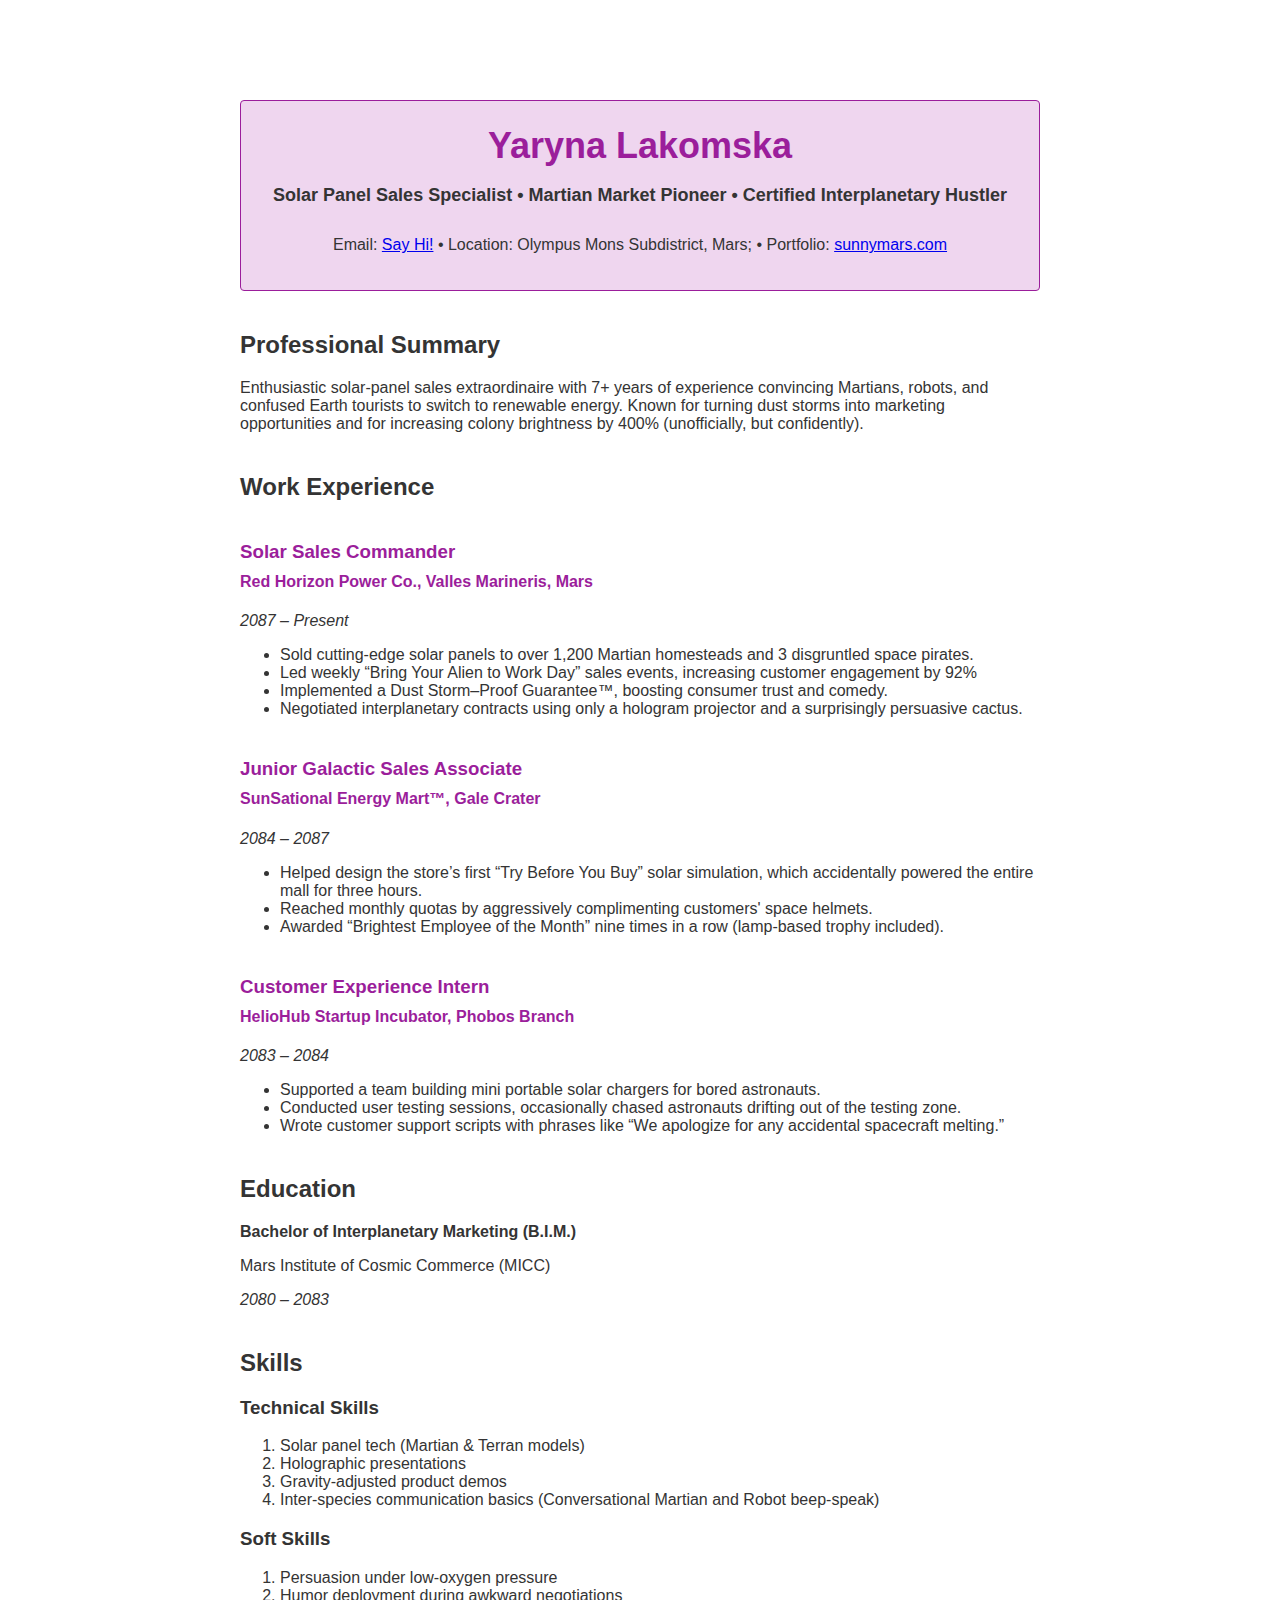
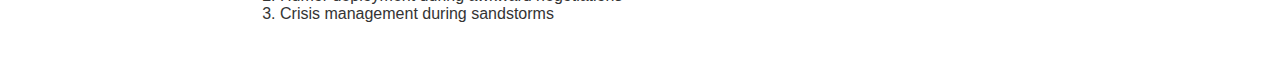
<file: index.html>
<!DOCTYPE html>
<html lang="en">
  <head>
    <meta charset="UTF-8" />
    <meta name="viewport" content="width=device-width, initial-scale=1.0" />
    <title>My resume</title>
  </head>
  <body
    style="
      width: 800px;
      margin: 100px auto 0px;
      font-family: Arial, Helvetica, sans-serif;
      color: #343434;
    "
  >
    <div
      style="
        background-color: #efd6ef;
        border-style: solid;
        border-radius: 4px;
        border-width: 1px;
        border-color: #9b1e9b;
        padding: 0px 20px 20px 20px;
        text-align: center;
        margin-bottom: 40px;
      "
    >
      <h1
        style="
          font-size: 36px;
          color: #9b1e9b;
          padding: 0px 0px 0px 0px;
          margin-bottom: 0px;
        "
      >
        Yaryna Lakomska
      </h1>

      <p style="font-size: 18px; font-weight: 600; margin-bottom: 30px">
        Solar Panel Sales Specialist • Martian Market Pioneer • Certified
        Interplanetary Hustler
      </p>

      <p>
        Email: <a href="mailto:larina616@gmail.com">Say Hi!</a> • Location:
        Olympus Mons Subdistrict, Mars; • Portfolio:
        <a href="https://science.nasa.gov/mars/" target="_blank">sunnymars.com</a>
      </p>
    </div>

    <div style="margin-bottom: 40px">
      <h2>Professional Summary</h2>
      <p>
        Enthusiastic solar-panel sales extraordinaire with 7+ years of
        experience convincing Martians, robots, and confused Earth tourists to
        switch to renewable energy. Known for turning dust storms into marketing
        opportunities and for increasing colony brightness by 400%
        (unofficially, but confidently).
      </p>
    </div>

    <div style="margin-bottom: 40px">
      <h2>Work Experience</h2>

      <h3 style="color: #9b1e9b; margin: 40px 0px 0px 0px">
        Solar Sales Commander
      </h3>

      <h4 style="color: #9b1e9b; margin-top: 10px">
        Red Horizon Power Co., Valles Marineris, Mars
      </h4>

      <p style="font-style: italic">2087 – Present</p>
      <ul>
        <li>
          Sold cutting-edge solar panels to over 1,200 Martian homesteads and 3
          disgruntled space pirates.
        </li>
        <li>
          Led weekly “Bring Your Alien to Work Day” sales events, increasing
          customer engagement by 92%
        </li>
        <li>
          Implemented a Dust Storm–Proof Guarantee™, boosting consumer trust and
          comedy.
        </li>
        <li>
          Negotiated interplanetary contracts using only a hologram projector
          and a surprisingly persuasive cactus.
        </li>
      </ul>

      <h3 style="color: #9b1e9b; margin: 40px 0px 0px 0px">
        Junior Galactic Sales Associate
      </h3>

      <h4 style="color: #9b1e9b; margin-top: 10px">
        SunSational Energy Mart™, Gale Crater
      </h4>

      <p style="font-style: italic">2084 – 2087</p>
      <ul>
        <li>
          Helped design the store’s first “Try Before You Buy” solar simulation,
          which accidentally powered the entire mall for three hours.
        </li>
        <li>
          Reached monthly quotas by aggressively complimenting customers' space
          helmets.
        </li>
        <li>
          Awarded “Brightest Employee of the Month” nine times in a row
          (lamp-based trophy included).
        </li>
      </ul>

      <h3 style="color: #9b1e9b; margin: 40px 0px 0px 0px">
        Customer Experience Intern
      </h3>

      <h4 style="color: #9b1e9b; margin-top: 10px">
        HelioHub Startup Incubator, Phobos Branch
      </h4>

      <p style="font-style: italic">2083 – 2084</p>

      <ul>
        <li>
          Supported a team building mini portable solar chargers for bored
          astronauts.
        </li>
        <li>
          Conducted user testing sessions, occasionally chased astronauts
          drifting out of the testing zone.
        </li>
        <li>
          Wrote customer support scripts with phrases like “We apologize for any
          accidental spacecraft melting.”
        </li>
      </ul>
    </div>

    <div style="margin-bottom: 40px">
      <h2>Education</h2>
      <p style="font-weight: 600">
        Bachelor of Interplanetary Marketing (B.I.M.)
      </p>
      <p>Mars Institute of Cosmic Commerce (MICC)</p>
      <p style="font-style: italic">2080 – 2083</p>
    </div>

    <div style="margin-bottom: 40px">
      <h2>Skills</h2>
      <h3>Technical Skills</h3>
      <ol>
        <li>Solar panel tech (Martian & Terran models)</li>
        <li>Holographic presentations</li>
        <li>Gravity-adjusted product demos</li>
        <li>
          Inter-species communication basics (Conversational Martian and Robot
          beep-speak)
        </li>
      </ol>
      <h3>Soft Skills</h3>
      <ol>
        <li>Persuasion under low-oxygen pressure</li>
        <li>Humor deployment during awkward negotiations</li>
        <li>Crisis management during sandstorms</li>
      </ol>
    </div>
  </body>
</html>
</file>
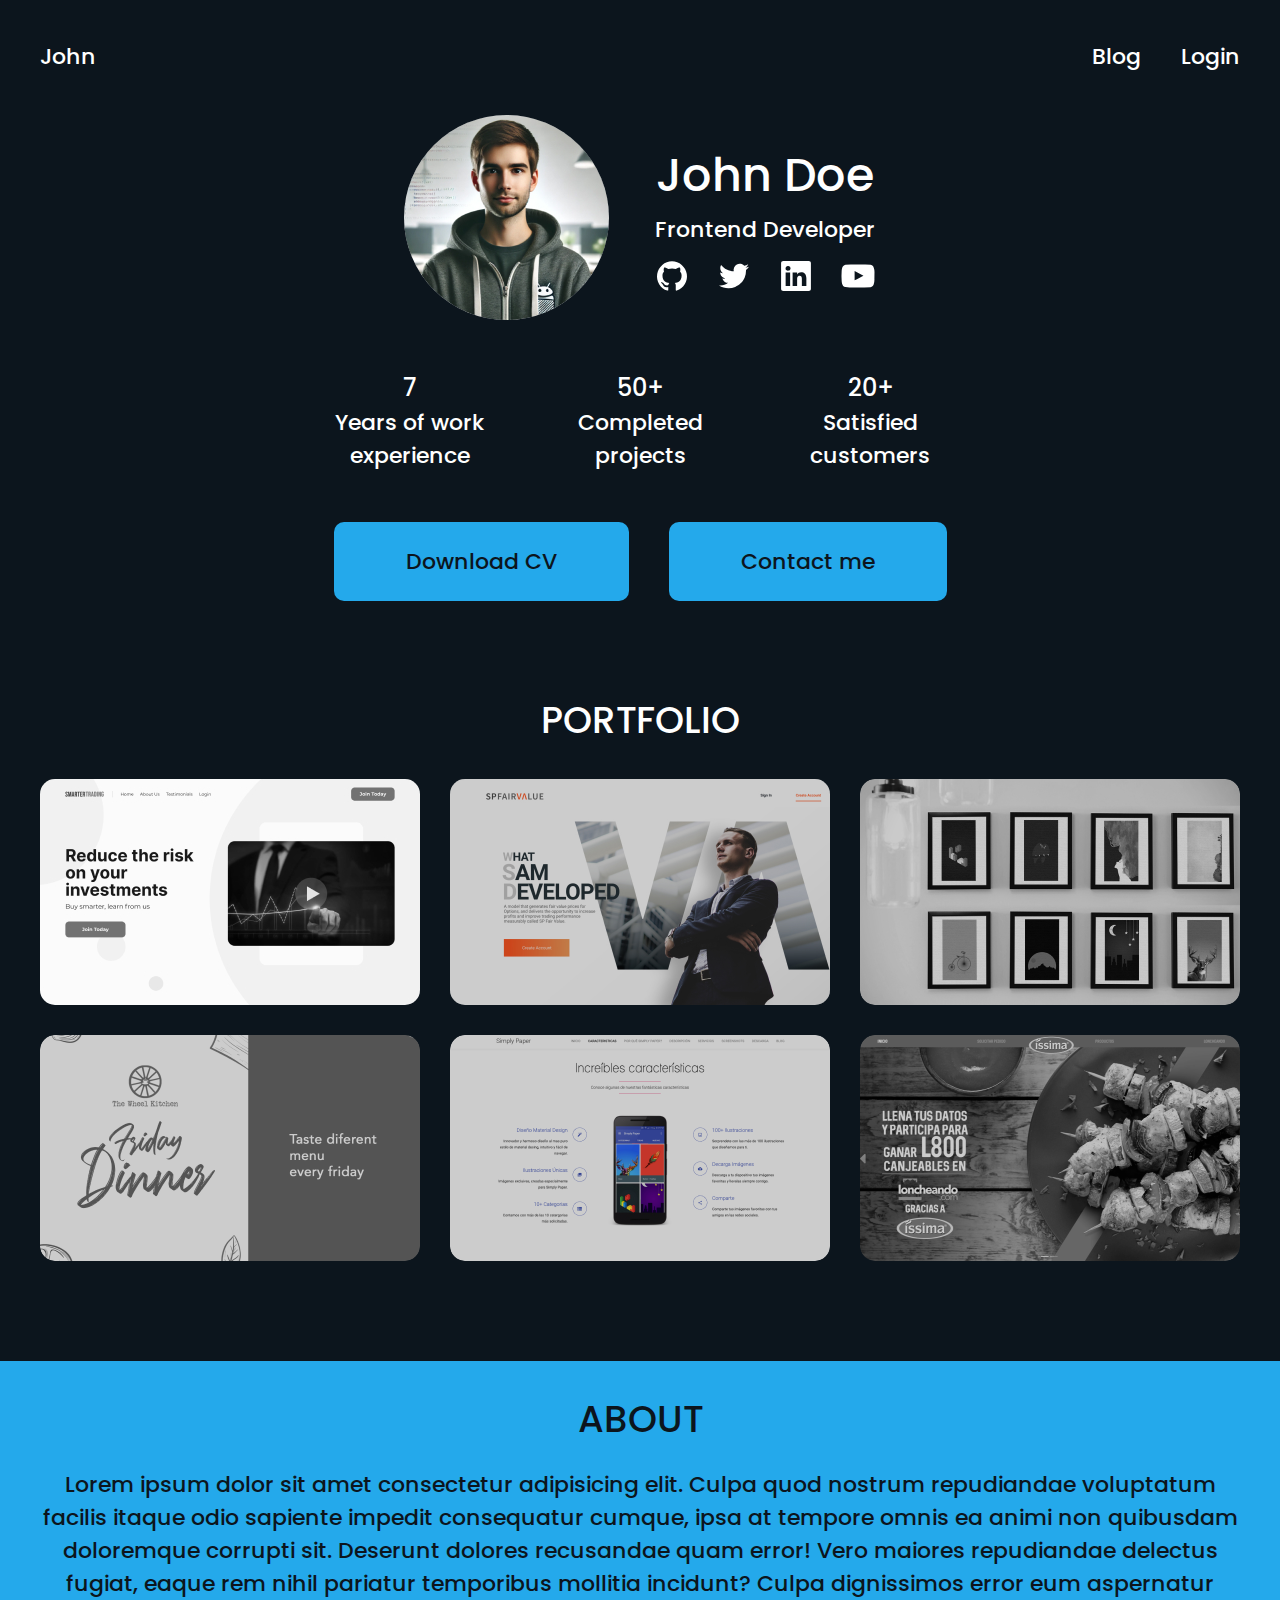
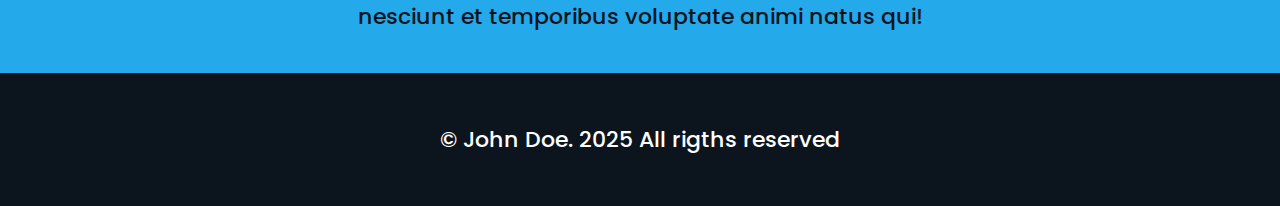
<file: portfolio/index.html>
<!DOCTYPE html>
<html lang="en">

<head>
	<meta charset="UTF-8">
	<meta name="viewport" content="width=device-width, initial-scale=1.0">
	<link rel="preconnect" href="https://fonts.googleapis.com">
	<link rel="preconnect" href="https://fonts.gstatic.com" crossorigin>
	<link
		href="https://fonts.googleapis.com/css2?family=Poppins:ital,wght@0,100;0,200;0,300;0,400;0,500;0,600;0,700;0,800;0,900;1,100;1,200;1,300;1,400;1,500;1,600;1,700;1,800;1,900&display=swap"
		rel="stylesheet">
	<link rel="stylesheet" href="css/styles.css">
	<title>Portfolio</title>
</head>

<body>
	<header class="header">
		<div class="container header-container clearfix">
			<a class="header-logo" href="#">John</a>
			<ul class="header-list">
				<li class="header-item">
					<a class="header-link" href="#">Blog</a>
				</li>
				<li class="header-item">
					<a class="header-link" href="#">Login</a>
				</li>
			</ul>
		</div>
	</header>

	<main>
		<section class="hero">
			<div class="container-hero">
				<div class="hero-item">
					<img class="photo" src="img/image-2.jpg" alt="Profile image">
				</div>
				<div class="hero-item">
					<h1>John Doe</h1>
					<p class="job_title">Frontend Developer</p>
					<div class="social-media">
						<a href="#" target="_blank"><img src="img/github.svg" alt="github"></a>
						<a href="#" target="_blank"><img src="img/twitter.svg" alt="twitter"></a>
						<a href="#" target="_blank"><img src="img/linkedin.svg" alt="linkedin"></a>
						<a href="#" target="_blank"><img src="img/youtube.svg" alt="youtube"></a>
					</div>
				</div>
			</div>

			<div class="container-experience">
				<div class="experience">
					<p class="numbers">7</p>
					<p class="description">Years of work experience</p>
				</div>
				<div class="experience">
					<p class="numbers">50+</p>
					<p class="description">Completed projects</p>
				</div>
				<div class="experience">
					<p class="numbers">20+</p>
					<p class="description">Satisfied customers</p>
				</div>
			</div>

			<div class="container-cta">
				<a href="#" target="_blank" class="cta">Download CV</a>
				<a href="#" target="_blank" class="cta">Contact me</a>
			</div>
		</section>

		<section class="portfolio">
			<div class="container">
				<h2 class="portfolio-title title">Portfolio</h2>

				<div class="portfolio-cards clearfix">
					<div class="portfolio-card">
						<img src="img/image-1.jpg" alt="content image">
					</div>

					<div class="portfolio-card">
						<img src="img/case2.jpg" alt="content image">
					</div>

					<div class="portfolio-card">
						<img src="img/case3.png" alt="content image">
					</div>

					<div class="portfolio-card">
						<img src="img/case4.png" alt="content image">
					</div>

					<div class="portfolio-card">
						<img src="img/case5.png" alt="content image">
					</div>

					<div class="portfolio-card">
						<img src="img/case6.png" alt="content image">
					</div>
				</div>
			</div>
		</section>

		<section class="about">
			<div class="container-about">
				<h2 class="about-title title">About</h2>
				<p class="container about-description">Lorem ipsum dolor sit amet consectetur adipisicing elit. Culpa quod nostrum repudiandae voluptatum facilis itaque odio sapiente impedit consequatur cumque, ipsa at tempore omnis ea animi non quibusdam doloremque corrupti sit. Deserunt dolores recusandae quam error! Vero maiores repudiandae delectus fugiat, eaque rem nihil pariatur temporibus mollitia incidunt? Culpa dignissimos error eum aspernatur nesciunt et temporibus voluptate animi natus qui!</p>
			</div>
		</section>
	</main>

	<footer class="footer">
		<p class="container-footer">© John Doe. 2025 All rigths reserved</p>
	</footer>
</body>

</html>
</file>
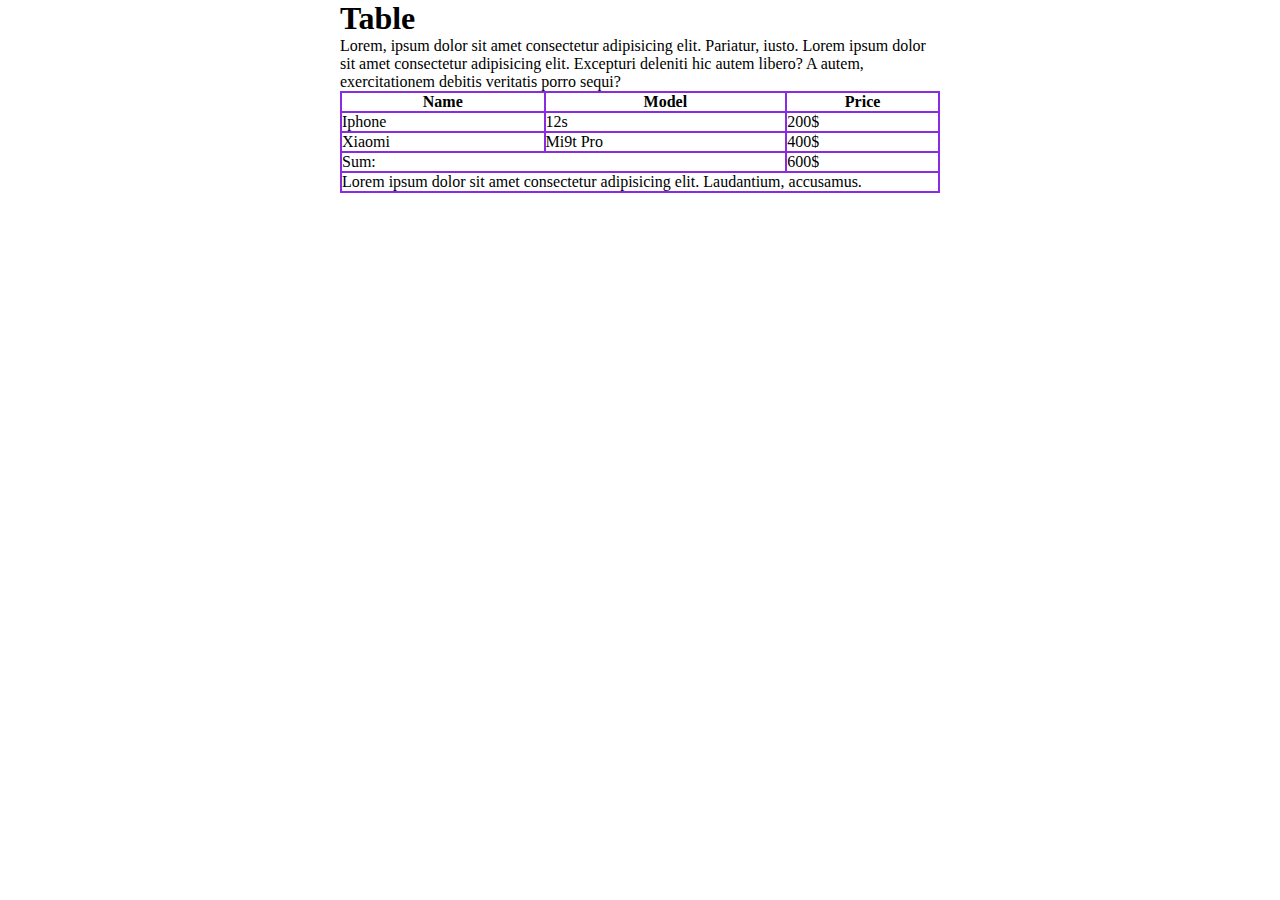
<file: table-practice/index.html>
<!DOCTYPE html>
<html lang="en">

<head>
	<meta charset="UTF-8" />
	<title>My First site</title>
	<link rel="stylesheet" href="css/styles.css">

</head>

<body>
	<div class="container">
		<h1>Table</h1>
		<p>Lorem, ipsum dolor sit amet consectetur adipisicing elit. Pariatur, iusto. Lorem ipsum dolor sit amet consectetur
			adipisicing elit. Excepturi deleniti hic autem libero? A autem, exercitationem debitis veritatis porro sequi?</p>

		<table class="table-container">
			<thead>
				<tr>
					<th>Name</th>
					<th>Model</th>
					<th>Price</th>
				</tr>
			</thead>
			<tbody>
				<tr>
					<td>Iphone</td>
					<td>12s</td>
					<td>200$</td>
				</tr>
				<tr>
					<td>Xiaomi</td>
					<td>Mi9t Pro</td>
					<td>400$</td>
				</tr>
			</tbody>
			<tfoot>
				<tr>
					<td colspan="2">Sum: </td>
					<td>600$</td>
				</tr>
				<tr>
					<td colspan="3">Lorem ipsum dolor sit amet consectetur adipisicing elit. Laudantium, accusamus.</td>
				</tr>
			</tfoot>
		</table>
	</div>
</body>

</html>
</file>
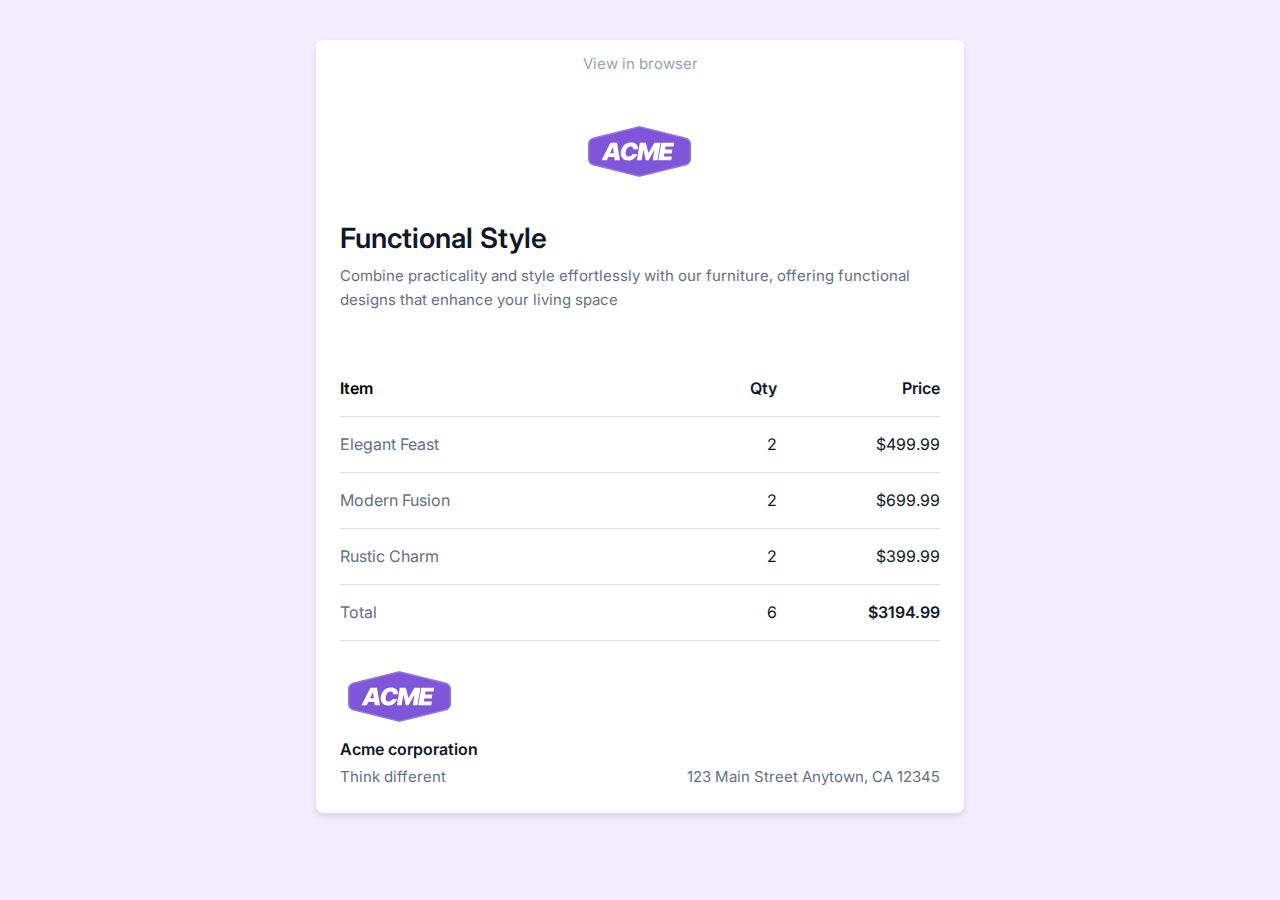
<file: table_homework/index.html>
<!DOCTYPE html>
<html lang="en">

<head>
	<meta charset="UTF-8">
	<meta name="viewport" content="width=device-width, initial-scale=1.0">
	<link rel="stylesheet" href="styles.css">
	<link rel="preconnect" href="https://fonts.googleapis.com">
	<link rel="preconnect" href="https://fonts.gstatic.com" crossorigin>
	<link
		href="https://fonts.googleapis.com/css2?family=Inter:ital,opsz,wght@0,14..32,100..900;1,14..32,100..900&display=swap"
		rel="stylesheet">
	<title>Table 2</title>
</head>

<body>
	<div class="table-inner">
		<table class="table">
			<thead>
				<tr>
					<th colspan="3">
						<a class="link" href="#">View in browser</a><br>
						<img src="img/logo.svg" alt="ACME" class="logo-top">
					</th>
				</tr>
					<th colspan="3">
						<p class="title">Functional Style</p>
						<p class="subtitle">Combine practicality and style effortlessly with our furniture, offering functional designs that enhance your living space</p>
					</th>
				</tr>
			</thead>
			<tbody>
				<tr class="table-text font-bold row-height border">
					<td class="table-left;">Item</td>
					<td class="table-right">Qty</td>
					<td class="table-right">Price</td>
				</tr>
				<tr class="table-text font-regular row-height border">
					<td class="table-left">Elegant Feast</td>
					<td class="table-right">2</td>
					<td class="table-right">$499.99</td>
				</tr>
				<tr class="table-text font-regular row-height border">
					<td class="table-left" >Modern Fusion</td>
					<td class="table-right">2</td>
					<td class="table-right">$699.99</td>
				</tr>
				<tr class="table-text font-regular row-height border">
					<td class="table-left">Rustic Charm</td>
					<td class="table-right">2</td>
					<td class="table-right">$399.99</td>
				</tr>
				<tr class="table-text row-height border">
					<td class="table-left">Total</td>
					<td class="table-right font-regular">6</td>
					<td class="table-right font-bold">$3194.99</td>
				</tr>
			</tbody>
			<tfoot>
				<tr>
					<td class="td-border-none" colspan="3">
						<table>
								<tr>
									<td class="td-border-none">
										<img src="img/logo.svg" alt="ACME" class="logo-bottom">
										<p class="footer-title">Acme corporation</p>
										<p class="footer-subtitle">Think different</p>
									</td>
									<td class="td-border-none footer-address">123 Main Street Anytown, CA 12345</td>
								</tr>
						</table>
					</td>
				</tr>
			</tfoot>
		</table>
	</div>
</body>

</html>
</file>
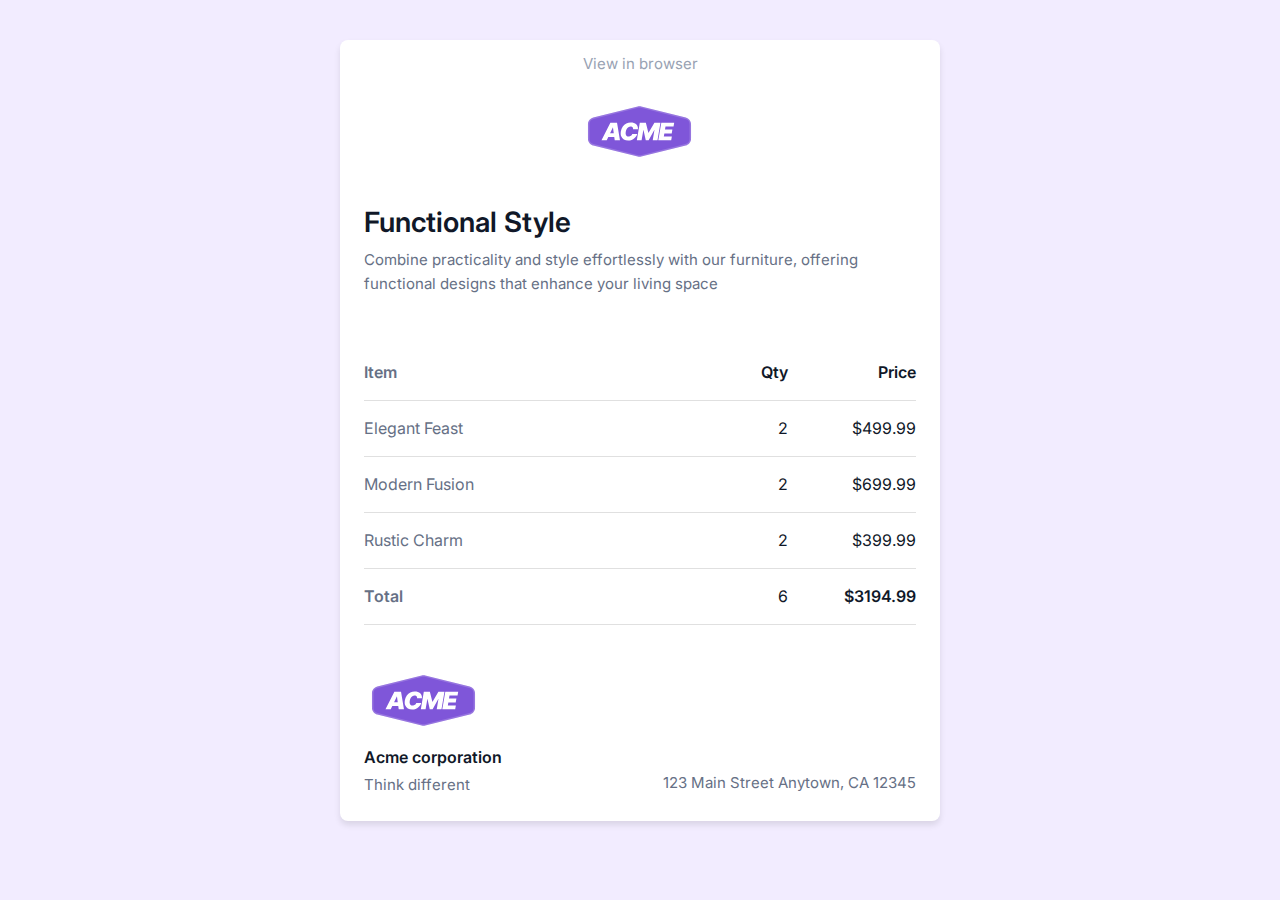
<file: table_homework/table.html>
<!DOCTYPE html>
<html lang="en">

<head>
	<meta charset="UTF-8">
	<meta name="viewport" content="width=device-width, initial-scale=1.0">
	<link rel="preconnect" href="https://fonts.googleapis.com">
	<link rel="preconnect" href="https://fonts.gstatic.com" crossorigin>
	<link
		href="https://fonts.googleapis.com/css2?family=Inter:ital,opsz,wght@0,14..32,100..900;1,14..32,100..900&display=swap"
		rel="stylesheet">
	<title>Table</title>

	<style>
		* {
			box-sizing: border-box;
			margin: 0;
			padding: 0;
			border: 0;
		}

		body {
			background: #F2ECFF;
			font-family: "Inter", sans-serif;
		}

		table {
			border-collapse: collapse;
			width: 100%;
		}

		td {
			border-bottom: 1px solid #E0E0E0;
		}

		.td-border-none {
			border: none;
		}

		.table-inner {
			width: 600px;
			margin: 40px auto 0;
			padding: 12px 24px 24px;
			background: #fff;
			border-radius: 8px;
			box-shadow: 0px 4px 6px rgba(1, 1, 1, 0.1)
		}

		/* .table {
			width: 100%;
		} */

		.table-main-row {
			height: 56px;
		}

		.w-376 {
			width: 376px;
		}
	</style>
</head>

<body>
	<div class="table-inner">
		<table class="table">
			<thead>
				<tr>
					<th colspan="3">
						<a class="link" href="#" style=" line-height: 24px; font-weight: 400; font-size: 15px; color: #98A2B3; text-decoration: none; margin-top: 12px;">View in browser</a>
					</th>
				</tr>
								<tr>
					<th colspan="3">
						<img src="img/logo.svg" alt="ACME" width="120" height="56" style=" margin-top: 28px;">
					</th>
									</tr>
								<tr>
					<th colspan="3">
						<p class="title" style="text-align: left; font-size: 28px; font-weight: 600; line-height: 36px; color: #101828; margin-top: 40px;">Functional Style</p>
						<p class="subtitle" style="line-height: 24px; text-align: left; font-size: 15px; font-weight: 400; color: #667085; margin-top: 8px; margin-bottom: 48px;">Combine practicality and style effortlessly with our furniture, offering functional designs that enhance your living space</p>
					</th>
				</tr>
			</thead>
			<tbody>
				<tr class="table-main-row" style="font-weight: 600; font-size: 16px; line-height: 24px;">
					<td class="w-376" style="color:#667085">Item</td>
					<td style="text-align: right; color: #101828">Qty</td>
					<td style="text-align: right; color: #101828">Price</td>
				</tr>
				<tr class="table-main-row">
					<td class="w-376" style="color: #667085">Elegant Feast</td>
					<td style="text-align: right; color: #101828">2</td>
					<td style="text-align: right; color: #101828">$499.99</td>
				</tr>
				<tr class="table-main-row">
					<td class="w-376" style="color: #667085" >Modern Fusion</td>
					<td style="text-align: right; color: #101828">2</td>
					<td style="text-align: right; color: #101828">$699.99</td>
				</tr>
				<tr class="table-main-row">
					<td class="w-376" style="color: #667085" >Rustic Charm</td>
					<td style="text-align: right; color: #101828">2</td>
					<td style="text-align: right; color: #101828">$399.99</td>
				</tr>
				<tr class="table-main-row">
					<td class="w-376" style="color: #667085; font-weight: 600;" >Total</td>
					<td style="text-align: right; color: #101828">6</td>
					<td style="text-align: right; color: #101828; font-weight: 600">$3194.99</td>
				</tr>
			</tbody>
			<tfoot>
				<tr>
					<td class="td-border-none" colspan="3">
						<table>
							<tbody>
								<tr>
									<td class="td-border-none">
										<img src="img/logo.svg" alt="ACME" width="120" height="56"  style="margin-top: 48px;">
								</tr>
									<td class="td-border-none">
										<p class="t-footer-subtitle" style="font-size: 16px; font-weight: 600; line-height: 24px; color:#101828; margin-top: 12px;">Acme corporation</p>
									</td>
								</tr>
									<td class="td-border-none">
										<p style="font-size: 15px; line-height: 24px; font-weight:400; color:#667085; margin-top: 4px;">Think different</p>
									</td>
									<td class="td-border-none" style="text-align: right; font-weight: 400; font-size: 15px; line-height:24px; color:#667085;  margin-top: 4px;">123 Main Street Anytown, CA 12345</td>
								</tr>
							</tbody>
						</table>
					</td>
				</tr>
			</tfoot>
		</table>
	</div>
</body>

</html>
</file>
<file: table-practice/css/styles.css>
* {
	box-sizing: border-box;
	margin: 0;
	padding: 0;
	border: 0;
}

table {
	border-collapse: collapse;
}

table,
td,
th {
	border: 2px solid blueviolet;
}

.container {
	width: 600px;
	margin: 0 auto;
}

.table-container {
	width: 100%;
}
</file>
<file: portfolio/css/styles.css>
@import url('reset.css');

/* GLOBAL */

body {
	font-family: "Poppins", sans-serif;
	font-weight: 500;
	background: #0C151D;
	color: #fff;
}

.container {
	width: 1230px;
	margin: 0 auto;
	padding: 0 15px;
}

.title {
	font-size: 37px;
	text-transform: uppercase;
}

/* HEADER */
.header {
	padding: 46px 0 47px;
	font-size: 22px;
}

.header-container {}

.header-logo {
	float: left;
}

.header-logo,
.header-link {
	color: #fff;
	text-decoration: none;
}

.header-list {
	float: right;
	font-size: 0;
}

.header-item {
	display: inline-block;
	font-size: 22px;
}

.header-item+.header-item {
	margin-left: 40px;
}

/* HERO */

.hero {
	margin-bottom: 50px;
}

.container-hero {
	text-align: center;
	font-size: 0px;
	margin-bottom: 50px;
}

.container-experience {
	text-align: center;
	font-size: 0px;
	margin-bottom: 50px;
}

.container-cta {
	text-align: center;
	font-size: 0px;
	line-height: 80px;
}

.photo {
	width: 205px;
	height: 205px;
	border-radius: 50%;
	object-fit: cover;
	display: inline-block;
}

.hero-item {
	display: inline-block;
	vertical-align: middle;
}

.hero-item:nth-child(2) {
	margin-left: 45px;
}

h1 {
	font-size: 46px;
	line-height: 69px;
	padding-bottom: 3px;
}

.job_title {
	font-size: 22px;
	line-height: 33px;
	padding-bottom: 12px;
}

.social-media a:not(:last-child) {
	margin-right: 26px;
}

/* .social-media a {
  margin-right: 26px;
} */

.numbers {
	font-size: 24px;
	line-height: 36px;
	text-align: center;
}

.description {
	font-size: 22px;
	line-height: 33px;
	text-align: center;
	width: 180px;
}

.container-experience>div {
	display: inline-block;
}

.container-experience div:not(:last-child) {
	padding-right: 50px;
}

.cta {
	padding: 24px 72px;
	font-size: 22px;
    border-radius: 10px;
    color: #0C151D;
    background-color: #24A9EB;
    text-decoration: none;
}

.cta:hover {
	background-color: #42bbf8;
}

.cta:active {
	background-color: #61c5f7;
}

.container-cta>.cta:not(:last-child) {
	margin-right:40px;
}


/* PORTFOLIO */
.portfolio {
	padding: 50px 0 70px;
}

.portfolio-title {
	margin-bottom: 40px;
	text-align: center;
}

.portfolio-cards {
	margin: 0 -15px;
}

.portfolio-card {
	height: 226px;
	width: 33.33334%;
	float: left;
	padding: 0 15px;
	margin-bottom: 30px;
}

.portfolio-card img {
	width: 100%;
	height: 100%;
	border-radius: 15px;
	object-fit: cover;
}

/* ABOUT */

.container-about {
	background-color: #24A9EB;
	padding-top: 40px;
	padding-bottom:40px;
}

.about-title {
	text-align: center;
	color: #0C151D;
}

.about-description {
	margin-top: 30px;
	text-align: center;
	color: #0C151D;
	line-height: 33px;
	font-size: 22px;
}

.container-footer {
	padding-top: 50px;
	padding-bottom:50px;
	text-align: center;
	line-height: 33px;
	font-size: 22px;
}
</file>
<file: table_homework/styles.css>
@import url(reset.css);


		body {
			background: #F2ECFF;
			font-family: "Inter", sans-serif;
		}

		table {
			border-collapse: collapse;
			width: 100%;
		}
/*
		td {
			border-bottom: 1px solid #E0E0E0;
		}
*/
		.td-border-none {
			border: none;
		}

		.table-inner {
			width: 600px;
			margin: 40px auto 0;
			padding: 12px 24px 24px;
			background: #fff;
			border-radius: 8px;
			box-shadow: 0px 4px 6px rgba(1, 1, 1, 0.1)
		}

		/* .table {
			width: 100%;
		} */

		.table-main-row {
			height: 56px;
		}

 .link {
  line-height: 24px;
  font-weight: 400;
  font-size: 15px;
  color: #98A2B3;
  text-decoration: none;
  margin-top: 12px;
  text-align: center;
}

.text-light {
  color: #667085;
}

.logo-top {
  display: inline-block;
  margin-top: 48px;
}

.logo-bottom {
  display: inline-block;
  margin-top: 28px;
}

.logo-top, .logo-bottom {
  width: 120px;
  height: 56px;
}

.title {
  color: #101828;
  text-align: left;
  font-size: 28px;
  font-weight: 600;
  line-height: 36px; 
  margin-top: 40px;
}

.subtitle {
  line-height: 24px;
  text-align: left;
  font-size: 15px;
  font-weight: 400;
  color: #667085;
  margin-top: 8px;
  margin-bottom: 48px;
}

.table-text {
  font-size: 16px;
  line-height: 24px;
}

.table-right {
  text-align: right;
  color: #101828;
}

.table-left {
  color: #667085;
  width: 376px;
}

.font-regular {
  font-weight: 400; 
}

.font-bold {
  font-weight: 600; 
}

.row-height {
  height: 56px;
}

.footer-title {
  font-size: 16px;
  line-height: 24px;
  color: #101828;
  margin-top: 12px;
  font-weight: 600;
}

.footer-subtitle {
  font-size: 15px;
  line-height: 24px;
  font-weight:400;
  color:#667085;
  margin-top: 4px;
}

.footer-address {
  vertical-align: bottom;
  text-align: right;
  font-weight: 400;
  font-size: 15px;
  line-height:24px;
  color:#667085;
  margin-top: 4px;
}

.border>td {
border-bottom: 1px solid #E0E0E0;
}
</file>
